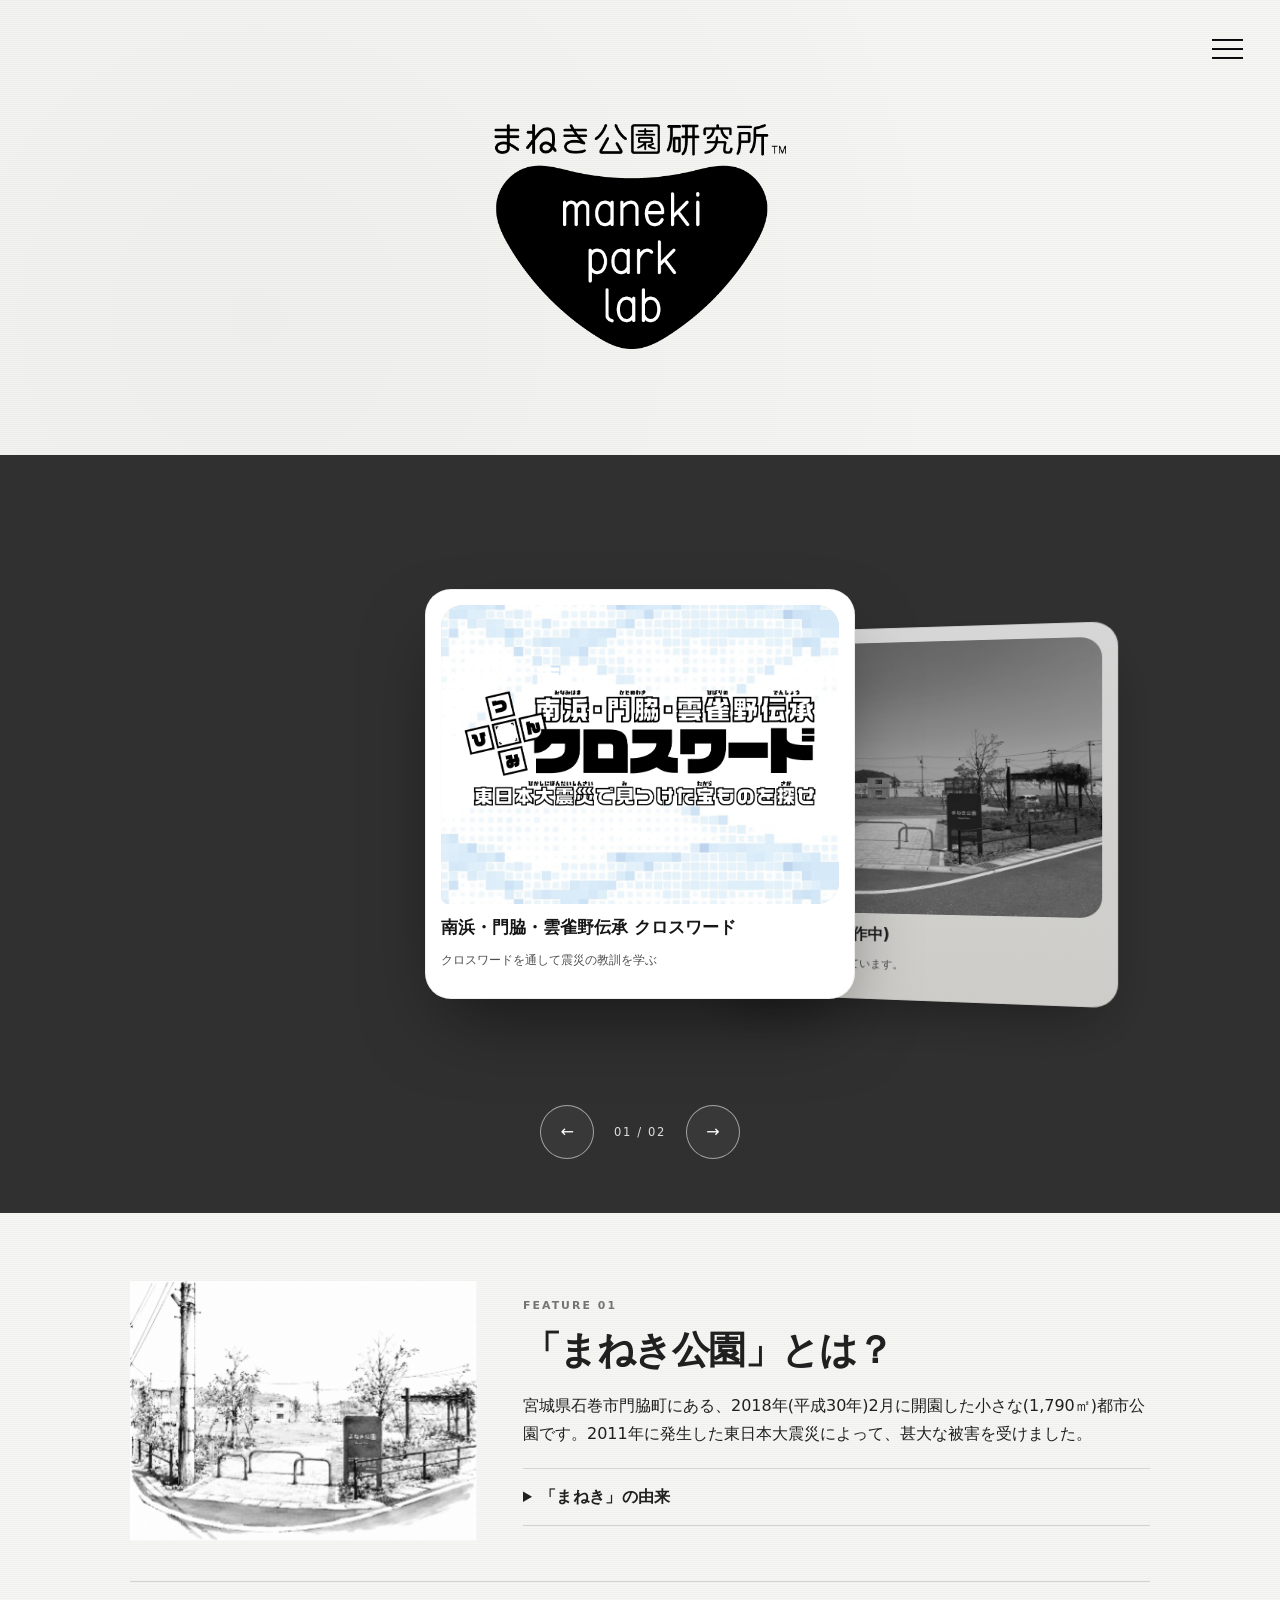
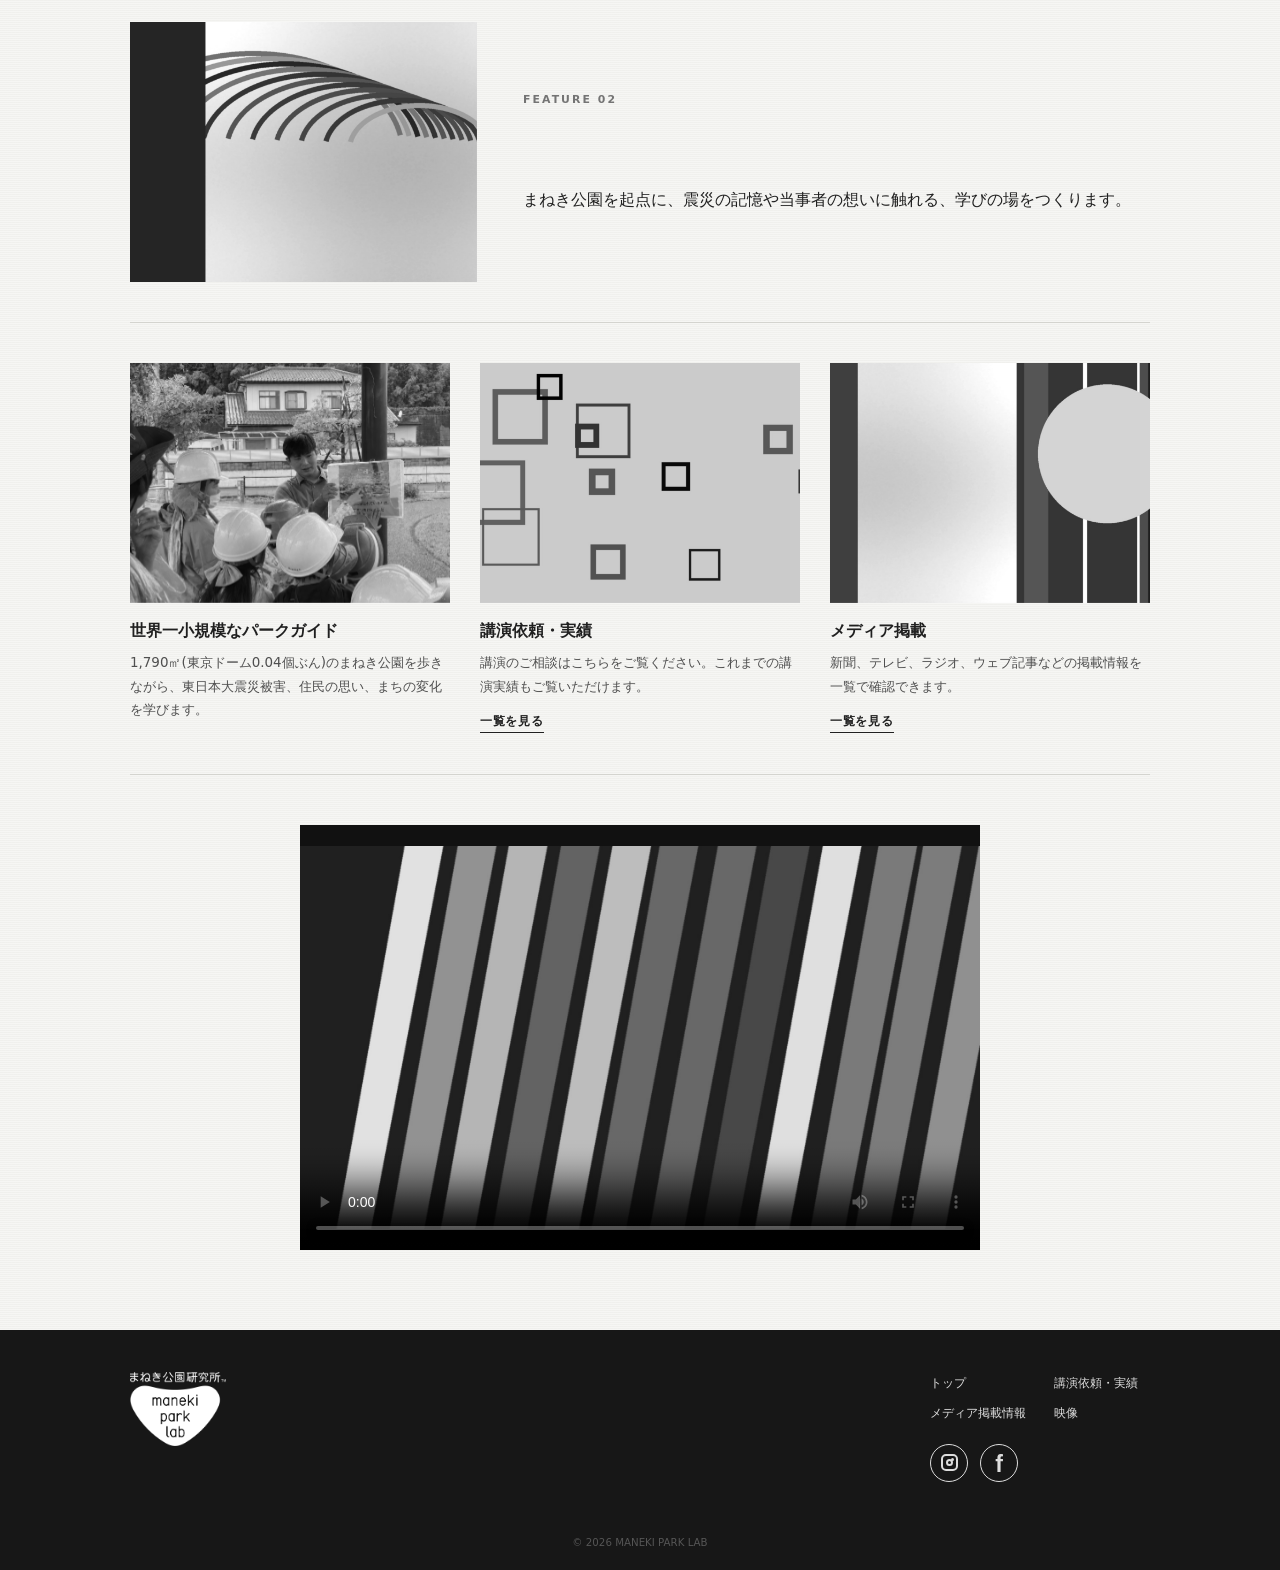
<file: index.html>
<!doctype html>
<html lang="ja">
<head>
  <meta charset="utf-8">
  <meta name="viewport" content="width=device-width,initial-scale=1">
  <meta name="google-site-verification" content="3QiS-XpyvxTJyGvCveB-n5yYSaxVuJwoflQ1qiwBbJc">
  <meta name="description" content="まねき公園研究所の公式ウェブサイト。千年後に伝えるための、仕組みと場所づくりを考える研究所です。">
  <meta name="theme-color" content="#f3f3f0">
  <meta property="og:type" content="website">
  <meta property="og:title" content="まねき公園研究所">
  <meta property="og:description" content="千年後に伝えるための、仕組みと場所づくりを考える研究所です。">
  <meta property="og:image" content="assets/og-image.jpg">
  <meta property="og:locale" content="ja_JP">
  <meta name="twitter:card" content="summary_large_image">
  <link rel="icon" href="assets/favicon.png" type="image/png">
  <title>まねき公園研究所</title>
  <link rel="stylesheet" href="styles.css?v=16">
</head>
<body>
  <a class="skip-link" href="#main">本文へ移動</a>

  <header class="hero" id="top">
    <button class="menu-toggle" id="menuToggle" type="button" aria-label="メニューを開く" aria-controls="siteMenu" aria-expanded="false">
      <span></span><span></span><span></span>
    </button>
    <div class="menu-scrim" id="menuScrim" hidden></div>
    <nav class="site-menu" id="siteMenu" aria-label="メインメニュー" aria-hidden="true">
      <p class="menu-label">CONTENTS</p>
      <a href="#top">トップ</a>
      <a href="lecture.html">講演依頼・実績</a>
      <a href="media.html">メディア掲載情報</a>
      <a href="#video">映像</a>
      <div class="menu-social" aria-label="ソーシャルメディア">
        <a class="social-link" href="https://www.instagram.com/_abejin/" target="_blank" rel="noopener noreferrer" aria-label="Instagram" title="Instagram"><span class="social-icon instagram-icon" aria-hidden="true"></span></a>
        <a class="social-link" href="https://www.facebook.com/a.jinpi" target="_blank" rel="noopener noreferrer" aria-label="Facebook" title="Facebook"><span class="social-icon facebook-icon" aria-hidden="true">f</span></a>
      </div>
    </nav>
    <h1 class="hero-logo"><img src="assets/maneki-park-lab-logo.webp" alt="まねき公園研究所" width="500" height="375"></h1>
  </header>

  <main id="main">
    <section class="content-orbit" aria-label="コンテンツ一覧">
      <div class="orbit-stage" data-card-wheel tabindex="0" aria-label="コンテンツカード">
        <article class="orbit-card is-active">
          <a class="orbit-card-panel" href="https://manekipark.github.io/xwp/" target="_blank" rel="noopener noreferrer">
            <img src="assets/card-crossword.png" alt="南浜・門脇・雲雀野伝承クロスワードのタイトル画像" width="1055" height="798">
            <h3>南浜・門脇・雲雀野伝承 クロスワード</h3>
            <p>クロスワードを通して震災の教訓を学ぶ</p>
          </a>
        </article>
        <article class="orbit-card">
          <div class="orbit-card-panel is-disabled" aria-disabled="true">
            <img src="assets/slide-maneki-park.jpg" alt="まねき公園の入口と園内の風景" width="1920" height="1440">
            <h3>ARコンテンツ(制作中)</h3>
            <p>公開に向けて準備を進めています。</p>
          </div>
        </article>
      </div>
      <div class="orbit-controls" aria-label="コンテンツカード操作">
        <button class="orbit-btn orbit-prev" type="button" aria-label="前のカード"><span aria-hidden="true">←</span></button>
        <span class="orbit-count" aria-live="polite">01 / 02</span>
        <button class="orbit-btn orbit-next" type="button" aria-label="次のカード"><span aria-hidden="true">→</span></button>
      </div>
    </section>

    <div class="content-shell">
      <section class="feature split" id="feature01">
        <figure class="media-frame portrait"><img src="assets/maneki-park-sketch.png" alt="まねき公園入口を描いたモノクロのスケッチ" loading="lazy" width="1448" height="1086"></figure>
        <div class="copy">
          <p class="eyebrow">FEATURE 01</p>
          <h2>「まねき公園」とは？</h2>
          <p>宮城県石巻市門脇町にある、2018年(平成30年)2月に開園した小さな(1,790㎡)都市公園です。2011年に発生した東日本大震災によって、甚大な被害を受けました。</p>
          <details class="feature-detail">
            <summary>「まねき」の由来</summary>
            <div>
              <p>石巻観光協会HPでは日和山公園について次のように紹介しています。</p>
              <blockquote>
                <p>全国には約80カ所の日和山があり、江戸時代千石船の出航の日和を見る場所や航路目標の重要な山だったと考えられています。</p>
                <p>石巻の日和山東南の中腹に「マネキ」（航路を指示する場所）という通称名があったことからも、江戸時代に栄えた船運と深い関わりがあると推測されます。</p>
                <p>この日和山は高さ56mの北上川河口に位置する洪積段丘の孤立丘で、武神を祭る牡鹿十座の一つ鹿嶋御児神社（窪木家・旧県社）がその頂上に建立され、元来は5月15日が祭礼の日となっています。社伝によれば、宝亀11年（780）12月陸奥鎮守副将軍・百王俊哲の奏上が鎮座の起源と伝えられ、中世には奥州総奉行葛西氏の城「石巻城」があったと考えられています。</p>
                <p>文禄2年（1593）政宗朝鮮出兵の際、水軍指揮の功績のあった阿部十郎兵衛土佐の奉納した軍配団扇が現在でも同社に残されています。元禄2年（1689）には松尾芭蕉と曽良が訪れ、石巻の繁栄ぶりに驚かされた様子が「奥の細道」からも読み取ることができます。</p>
                <p>江戸時代から桜の名所として知られ、小野寺鳳谷（1810-1866）による「仙臺石巻湊眺望之全圖」にも石巻の繁栄ぶりが、パノラマ風に描かれています。大正初期に公園整備され、桜の他つつじで彩られる憩の場として今日に至っています。吉田松陰・志賀直哉、井伏鱒二、廣津和郎、宇野浩二等も眺望を楽しみ、芭蕉、保原花好、石川啄木、宮澤賢治、斎藤茂吉、種田山頭火、釈迢空、新田次郎、山形敞一等、多数の文学碑や、川村孫兵衛、芭蕉曽良像等の像が建てられています。</p>
              </blockquote>
            </div>
          </details>
        </div>
      </section>

      <hr>

      <section class="feature split" id="feature02">
        <figure class="media-frame portrait"><img src="assets/image-08.jpg" alt="曲線と暗い面が組み合わさった抽象作品" loading="lazy" width="1600" height="900"></figure>
        <div class="copy">
          <p class="eyebrow">FEATURE 02</p>
          <h2>まねき公園で「東日本大震災」を学ぶ</h2>
          <p>まねき公園を起点に、震災の記憶や当事者の想いに触れる、学びの場をつくります。</p>
        </div>
      </section>

      <hr>

      <section class="card-grid three" id="gallery" aria-labelledby="galleryTitle">
        <h2 class="visually-hidden" id="galleryTitle">学びのトピック</h2>
        <article><figure class="media-frame"><img src="assets/slide-fieldwork.png" alt="子どもたちに地域の記録写真を示しながら説明するパークガイドの様子" loading="lazy" width="1448" height="1086"></figure><h3>世界一小規模なパークガイド</h3><p>1,790㎡(東京ドーム0.04個ぶん)のまねき公園を歩きながら、東日本大震災被害、住民の思い、まちの変化を学びます。</p></article>
        <article><a class="topic-link" href="lecture.html"><figure class="media-frame"><img src="assets/image-09.jpg" alt="四角形が重なるモノクローム作品" loading="lazy" width="1600" height="900"></figure><h3>講演依頼・実績</h3><p>講演のご相談はこちらをご覧ください。これまでの講演実績もご覧いただけます。</p><span>一覧を見る</span></a></article>
        <article><a class="topic-link" href="media.html"><figure class="media-frame"><img src="assets/image-11.jpg" alt="縦長の面が並ぶ抽象的なモノクローム作品" loading="lazy" width="1600" height="900"></figure><h3>メディア掲載</h3><p>新聞、テレビ、ラジオ、ウェブ記事などの掲載情報を一覧で確認できます。</p><span>一覧を見る</span></a></article>
      </section>

      <hr>

      <section class="video" id="video" aria-label="動画">
        <video class="embedded-video" controls preload="metadata" poster="assets/image-04.jpg">
          <source src="assets/sugoi-film.mp4" type="video/mp4">
          お使いのブラウザは動画再生に対応していません。
        </video>
      </section>

    </div>
  </main>

  <footer>
    <div class="footer-inner">
      <div class="footer-brand"><img src="assets/footer-logo.png" alt="まねき公園研究所" width="487" height="376"></div>
      <div class="footer-nav">
        <div class="footer-links"><a href="#top">トップ</a><a href="lecture.html">講演依頼・実績</a><a href="media.html">メディア掲載情報</a><a href="#video">映像</a></div>
        <div class="footer-social" aria-label="ソーシャルメディア">
          <a class="social-link" href="https://www.instagram.com/_abejin/" target="_blank" rel="noopener noreferrer" aria-label="Instagram" title="Instagram"><span class="social-icon instagram-icon" aria-hidden="true"></span></a>
          <a class="social-link" href="https://www.facebook.com/a.jinpi" target="_blank" rel="noopener noreferrer" aria-label="Facebook" title="Facebook"><span class="social-icon facebook-icon" aria-hidden="true">f</span></a>
        </div>
      </div>
    </div>
    <p class="copyright">© 2026 MANEKI PARK LAB</p>
  </footer>

  <script src="navigation.js?v=1"></script>
  <script src="script.js?v=6"></script>
  <script src="scroll-effects.js?v=1"></script>
</body>
</html>
</file>
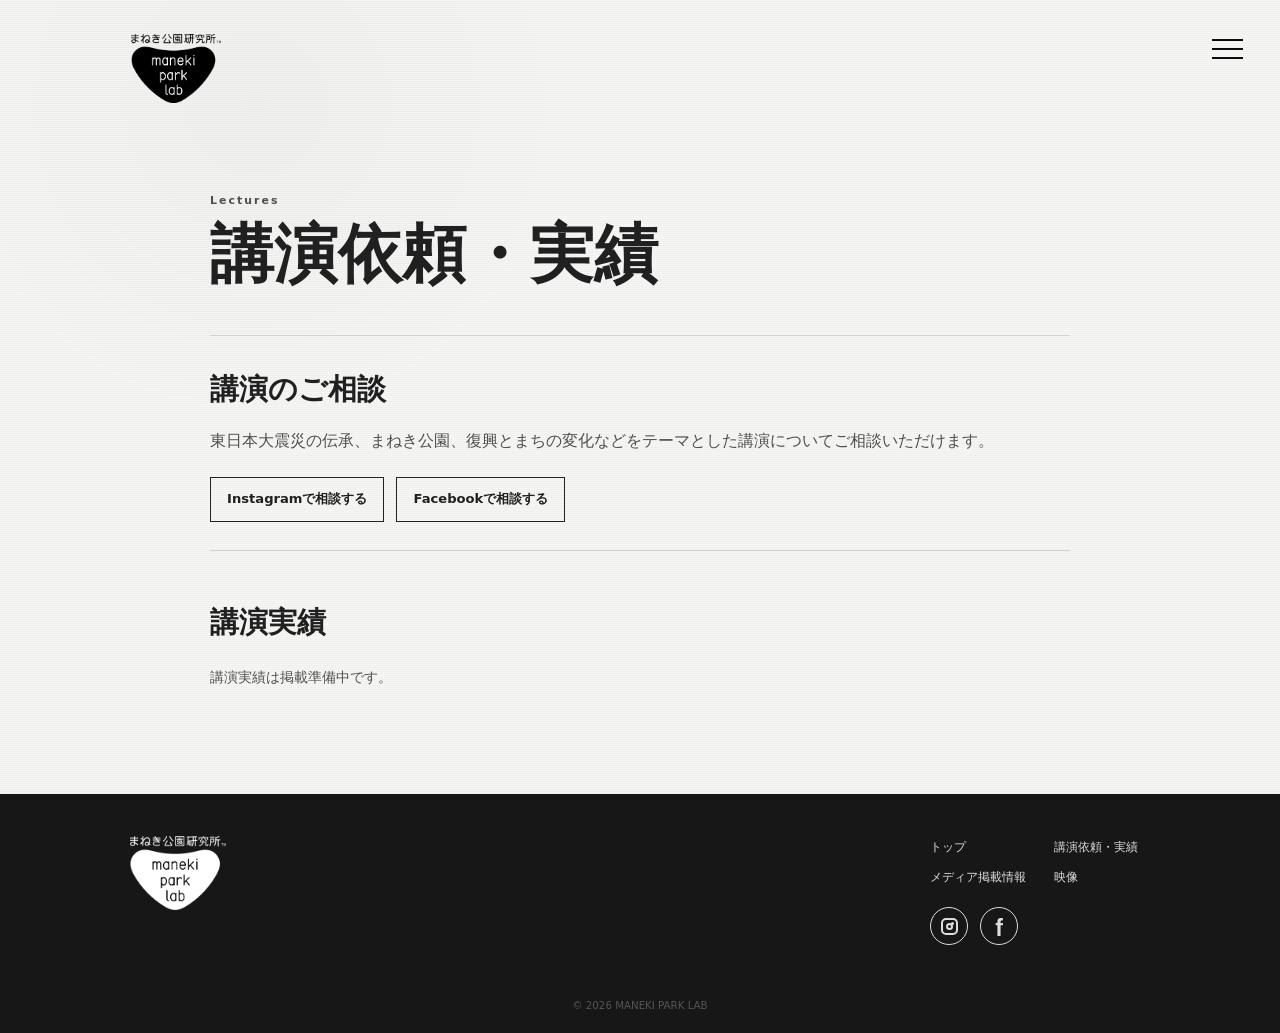
<file: lecture.html>
<!doctype html>
<html lang="ja">
<head>
  <meta charset="utf-8">
  <meta name="viewport" content="width=device-width,initial-scale=1">
  <meta name="description" content="まねき公園研究所への講演依頼と、これまでの講演実績。">
  <meta name="theme-color" content="#f3f3f0">
  <meta property="og:type" content="website">
  <meta property="og:title" content="講演依頼・実績 | まねき公園研究所">
  <meta property="og:description" content="まねき公園研究所への講演依頼と、これまでの講演実績。">
  <meta property="og:image" content="assets/og-image.jpg">
  <meta property="og:locale" content="ja_JP">
  <meta name="twitter:card" content="summary_large_image">
  <link rel="icon" href="assets/favicon.png" type="image/png">
  <title>講演依頼・実績 | まねき公園研究所</title>
  <link rel="stylesheet" href="styles.css?v=15">
</head>
<body>
  <a class="skip-link" href="#main">本文へ移動</a>

  <header class="sub-hero" id="top">
    <a class="sub-logo" href="index.html"><img src="assets/maneki-park-lab-logo.webp" alt="まねき公園研究所" width="500" height="375"></a>
    <button class="menu-toggle" id="menuToggle" type="button" aria-label="メニューを開く" aria-controls="siteMenu" aria-expanded="false">
      <span></span><span></span><span></span>
    </button>
    <div class="menu-scrim" id="menuScrim" hidden></div>
    <nav class="site-menu" id="siteMenu" aria-label="メインメニュー" aria-hidden="true">
      <p class="menu-label">CONTENTS</p>
      <a href="index.html">トップ</a>
      <a href="lecture.html">講演依頼・実績</a>
      <a href="media.html">メディア掲載情報</a>
      <a href="index.html#video">映像</a>
      <div class="menu-social" aria-label="ソーシャルメディア">
        <a class="social-link" href="https://www.instagram.com/_abejin/" target="_blank" rel="noopener noreferrer" aria-label="Instagram" title="Instagram"><span class="social-icon instagram-icon" aria-hidden="true"></span></a>
        <a class="social-link" href="https://www.facebook.com/a.jinpi" target="_blank" rel="noopener noreferrer" aria-label="Facebook" title="Facebook"><span class="social-icon facebook-icon" aria-hidden="true">f</span></a>
      </div>
    </nav>
  </header>

  <main id="main" class="content-shell page-shell">
    <section class="media-page lecture-page" aria-labelledby="lectureTitle">
      <p class="eyebrow">Lectures</p>
      <h1 id="lectureTitle">講演依頼・実績</h1>

      <section class="lecture-inquiry" aria-labelledby="inquiryTitle">
        <h2 id="inquiryTitle">講演のご相談</h2>
        <p>東日本大震災の伝承、まねき公園、復興とまちの変化などをテーマとした講演についてご相談いただけます。</p>
        <div class="lecture-contact-links">
          <a href="https://www.instagram.com/_abejin/" target="_blank" rel="noopener noreferrer">Instagramで相談する</a>
          <a href="https://www.facebook.com/a.jinpi" target="_blank" rel="noopener noreferrer">Facebookで相談する</a>
        </div>
      </section>

      <section class="lecture-history" aria-labelledby="historyTitle">
        <h2 id="historyTitle">講演実績</h2>
        <div class="media-list media-list-page">
          <p class="media-status">講演実績は掲載準備中です。</p>
        </div>
      </section>
    </section>
  </main>

  <footer>
    <div class="footer-inner">
      <div class="footer-brand"><img src="assets/footer-logo.png" alt="まねき公園研究所" width="487" height="376"></div>
      <div class="footer-nav">
        <div class="footer-links"><a href="index.html">トップ</a><a href="lecture.html">講演依頼・実績</a><a href="media.html">メディア掲載情報</a><a href="index.html#video">映像</a></div>
        <div class="footer-social" aria-label="ソーシャルメディア">
          <a class="social-link" href="https://www.instagram.com/_abejin/" target="_blank" rel="noopener noreferrer" aria-label="Instagram" title="Instagram"><span class="social-icon instagram-icon" aria-hidden="true"></span></a>
          <a class="social-link" href="https://www.facebook.com/a.jinpi" target="_blank" rel="noopener noreferrer" aria-label="Facebook" title="Facebook"><span class="social-icon facebook-icon" aria-hidden="true">f</span></a>
        </div>
      </div>
    </div>
    <p class="copyright">© 2026 MANEKI PARK LAB</p>
  </footer>

  <script src="navigation.js?v=1"></script>
</body>
</html>
</file>
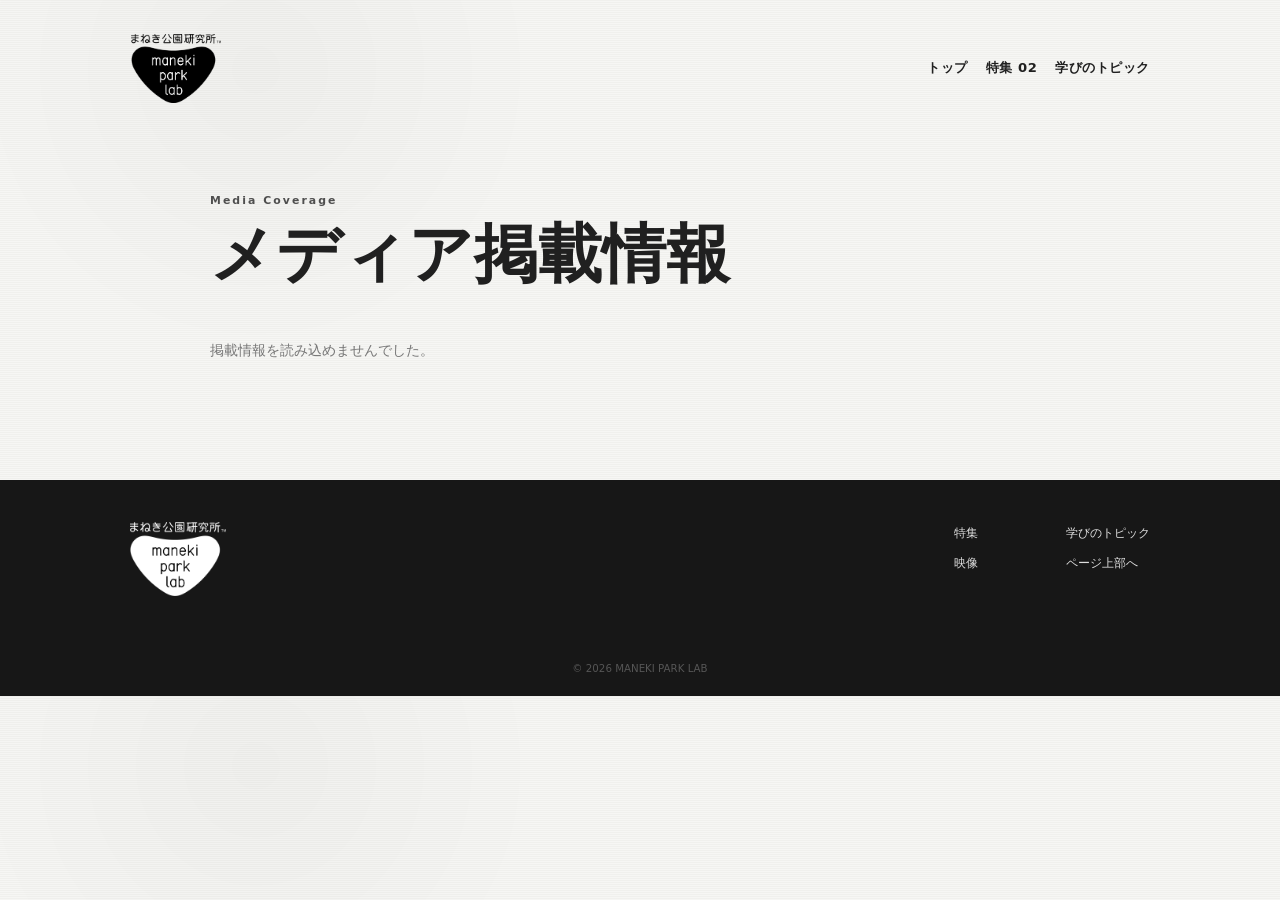
<file: media.html>
<!doctype html>
<html lang="ja">
<head>
  <meta charset="utf-8">
  <meta name="viewport" content="width=device-width,initial-scale=1">
  <meta name="description" content="まねき公園研究所のメディア掲載情報一覧。">
  <meta name="theme-color" content="#f3f3f0">
  <meta property="og:type" content="website">
  <meta property="og:title" content="メディア掲載情報 | まねき公園研究所">
  <meta property="og:description" content="まねき公園研究所のメディア掲載情報一覧。">
  <meta property="og:image" content="assets/og-image.jpg">
  <meta property="og:locale" content="ja_JP">
  <meta name="twitter:card" content="summary_large_image">
  <link rel="icon" href="assets/favicon.png" type="image/png">
  <title>メディア掲載情報 | まねき公園研究所</title>
  <link rel="stylesheet" href="styles.css?v=10">
</head>
<body>
  <a class="skip-link" href="#main">本文へ移動</a>

  <header class="sub-hero" id="top">
    <a class="sub-logo" href="index.html"><img src="assets/maneki-park-lab-logo.webp" alt="まねき公園研究所" width="500" height="375"></a>
    <nav class="sub-nav" aria-label="ページナビゲーション">
      <a href="index.html">トップ</a>
      <a href="index.html#feature02">特集 02</a>
      <a href="index.html#gallery">学びのトピック</a>
    </nav>
  </header>

  <main id="main" class="content-shell page-shell">
    <section class="media-page" aria-labelledby="mediaTitle">
      <p class="eyebrow">Media Coverage</p>
      <h1 id="mediaTitle">メディア掲載情報</h1>
      <div class="media-list media-list-page" id="mediaList" aria-live="polite">
        <p class="media-status">掲載情報を読み込んでいます。</p>
      </div>
    </section>
  </main>

  <footer>
    <div class="footer-inner">
      <div class="footer-brand"><img src="assets/footer-logo.png" alt="まねき公園研究所" width="487" height="376"></div>
      <div class="footer-links"><a href="index.html#feature01">特集</a><a href="index.html#gallery">学びのトピック</a><a href="index.html#video">映像</a><a href="#top">ページ上部へ</a></div>
    </div>
    <p class="copyright">© 2026 MANEKI PARK LAB</p>
  </footer>

  <script src="media.js?v=1"></script>
</body>
</html>
</file>
<file: styles.css>
[hidden]{display:none!important}
:root{--ink:#202020;--paper:#f3f3f0;--line:#d4d4cf;--muted:#777;--black:#171717;--max:1020px;--slide:clamp(300px,68vw,900px);--gap:24px}
*{box-sizing:border-box}html{scroll-behavior:smooth}body{margin:0;color:var(--ink);font-family:"Hiragino Kaku Gothic ProN","Yu Gothic",Meiryo,system-ui,sans-serif;background:radial-gradient(circle at 20% 10%,rgba(0,0,0,.025),transparent 24%),repeating-linear-gradient(0deg,rgba(255,255,255,.28) 0 1px,rgba(0,0,0,.01) 1px 2px),var(--paper);line-height:1.75}img{display:block;max-width:100%}button,a{font:inherit}.skip-link{position:fixed;left:16px;top:16px;z-index:100;padding:10px 14px;background:#fff;color:#111;transform:translateY(-160%)}.skip-link:focus{transform:none}.visually-hidden{position:absolute!important;width:1px;height:1px;padding:0;margin:-1px;overflow:hidden;clip:rect(0,0,0,0);white-space:nowrap;border:0}
.hero{min-height:455px;display:grid;place-content:center;text-align:center;position:relative;padding:72px 20px 54px}.hero h1{margin:0;line-height:.83;letter-spacing:-.065em}.hero h1 span{display:block;font-size:clamp(4.6rem,10vw,8.4rem);font-weight:900}.hero h1 strong{display:block;font-size:clamp(5rem,11vw,9.2rem);font-weight:900}.hero-logo{width:min(300px,62vw);aspect-ratio:4/3;margin-inline:auto!important;letter-spacing:0!important}.hero-logo img{width:100%;height:100%;object-fit:contain;filter:grayscale(1);box-shadow:none}.hero>p{margin:30px 0 0;font-size:.95rem;font-weight:700;letter-spacing:.08em}
.menu-toggle{position:absolute;top:24px;right:28px;z-index:41;width:50px;height:50px;border:1px solid transparent;background:transparent;cursor:pointer;display:grid;place-content:center;gap:7px}.menu-toggle:focus-visible{outline:2px solid #111;outline-offset:3px}.menu-toggle span{display:block;width:31px;height:2px;background:var(--ink);transition:transform .3s,opacity .3s}.menu-toggle.open span:nth-child(1){transform:translateY(9px) rotate(45deg)}.menu-toggle.open span:nth-child(2){opacity:0}.menu-toggle.open span:nth-child(3){transform:translateY(-9px) rotate(-45deg)}.menu-scrim{position:fixed;inset:0;z-index:38;background:rgba(0,0,0,.28);opacity:0;transition:opacity .25s}.menu-scrim.open{opacity:1}.site-menu{position:fixed;inset:0 0 0 auto;z-index:40;width:min(420px,88vw);padding:100px 54px 40px;background:#f8f8f5;box-shadow:-18px 0 50px rgba(0,0,0,.12);transform:translateX(105%);visibility:hidden;transition:transform .34s cubic-bezier(.22,.61,.36,1),visibility .34s}.site-menu.open{transform:none;visibility:visible}.site-menu a{display:block;padding:16px 0;border-bottom:1px solid var(--line);text-decoration:none;font-size:1.35rem;font-weight:800;letter-spacing:-.02em}.site-menu a:hover,.site-menu a:focus-visible{padding-left:10px}.menu-label{font-size:.68rem;letter-spacing:.18em;color:var(--muted);font-weight:700}.menu-note{position:absolute;bottom:26px;margin:0;color:var(--muted);font-size:.78rem}body.menu-open{overflow:hidden}
.slider{position:relative;padding:0 0 62px;background:#313131;overflow:hidden}.slider-viewport{overflow:hidden;padding:0 calc((100vw - var(--slide))/2)}.slider-viewport:focus-visible{outline:2px solid #fff;outline-offset:-4px}.slides{display:flex;gap:var(--gap);width:max-content;will-change:transform;transition:transform .72s cubic-bezier(.22,.61,.36,1)}.slide{position:relative;flex:0 0 var(--slide);height:clamp(330px,44vw,520px);display:grid;place-items:center;overflow:hidden;text-align:center;color:#fff;font-size:clamp(1.15rem,2.7vw,2.2rem);font-weight:300;letter-spacing:.08em;opacity:.4;transform:scale(.96);transition:opacity .5s,transform .5s}.slide.active{opacity:1;transform:scale(1)}.slide::after{content:"";position:absolute;inset:0;background:linear-gradient(90deg,rgba(0,0,0,.18),rgba(0,0,0,.37),rgba(0,0,0,.18))}.slide img{position:absolute;inset:0;width:100%;height:100%;object-fit:cover;filter:contrast(1.02);transform:scale(1.02);transition:transform 6s ease}.slide.active img{transform:scale(1.08)}.slide span{position:relative;z-index:1;padding:28px;text-shadow:0 2px 18px rgba(0,0,0,.45)}.slider-btn{position:absolute;top:calc(50% - 31px);width:58px;height:58px;border:1px solid rgba(255,255,255,.5);border-radius:50%;background:rgba(0,0,0,.15);color:#fff;cursor:pointer;z-index:3}.slider-btn.prev{left:20px}.slider-btn.next{right:20px}.slider-btn:hover,.slider-btn:focus-visible{background:#fff;color:#111}.slider-meta{position:absolute;left:50%;bottom:20px;z-index:3;display:flex;align-items:center;gap:22px;transform:translateX(-50%);color:#fff}.slide-number{font-size:.72rem;letter-spacing:.14em}.slider-dots{display:flex;gap:9px}.slider-dots button{width:28px;height:2px;padding:0;border:0;background:rgba(255,255,255,.32);cursor:pointer}.slider-dots button.active{background:#fff}.autoplay-toggle{position:absolute;right:24px;bottom:15px;border:0;background:transparent;color:#fff;font-size:.72rem;letter-spacing:.08em;cursor:pointer}.autoplay-toggle:hover,.autoplay-toggle:focus-visible{text-decoration:underline}
.content-orbit{margin:0;padding:34px 20px 54px;background:#303030;color:#fff;overflow:hidden}.orbit-stage{position:relative;width:min(100%,1180px);height:clamp(430px,48vw,610px);margin:0 auto;perspective:1200px;outline:none}.orbit-stage:focus-visible{outline:2px solid #fff;outline-offset:4px}.orbit-card{position:absolute;top:50%;left:50%;width:clamp(260px,34vw,430px);list-style:none;transform:translate(-50%,-50%) translateX(calc(var(--offset,0) * min(25vw,270px))) translateY(calc(var(--depth,0) * 20px)) rotateY(calc(var(--offset,0) * -13deg)) scale(calc(1 - (var(--depth,0) * .09)));opacity:calc(1 - (var(--depth,0) * .2));z-index:var(--layer,10);transition:transform .5s cubic-bezier(.22,.61,.36,1),opacity .5s}.orbit-card-panel{position:relative;display:grid;grid-template-columns:minmax(0,1fr) auto;grid-template-rows:auto auto 1fr;gap:12px;min-height:410px;padding:16px 16px 20px;border-radius:26px;background:linear-gradient(180deg,#fff 0%,#f5f3ee 100%);color:#171717;text-decoration:none;box-shadow:0 26px 60px -18px rgba(0,0,0,.48);overflow:hidden;container-type:inline-size;transition:transform .35s cubic-bezier(.22,.61,.36,1),opacity .35s,box-shadow .35s}.orbit-card-panel::after{content:"";position:absolute;inset:0;border:1px solid rgba(0,0,0,.07);border-radius:inherit;pointer-events:none}.orbit-card.is-active .orbit-card-panel{background:#fff;box-shadow:0 34px 78px -22px rgba(0,0,0,.55)}.orbit-card-panel.is-disabled{cursor:not-allowed;user-select:none}.orbit-card img{grid-column:1/-1;width:100%;aspect-ratio:4/3;height:auto;object-fit:cover;border-radius:22px 22px 22px 8px;background:#d8d8d3}.orbit-card-panel.is-disabled img{filter:grayscale(1)}.orbit-card h3{grid-column:1/2;margin:0;font-size:clamp(1.05rem,2.6cqw,1.35rem);line-height:1.32;letter-spacing:0}.orbit-card p{grid-column:1/-1;margin:0;font-size:clamp(.78rem,2cqw,.88rem);line-height:1.65;color:#4f4f4f}.orbit-card a.orbit-card-panel:focus-visible{transform:translateY(-5px);box-shadow:0 34px 82px -24px rgba(0,0,0,.58);outline:2px solid #fff;outline-offset:5px}@media(any-hover:hover){.orbit-card a.orbit-card-panel:hover{transform:translateY(-5px);box-shadow:0 34px 82px -24px rgba(0,0,0,.58)}}.orbit-controls{display:flex;align-items:center;justify-content:center;gap:20px;margin-top:6px}.orbit-btn{width:54px;height:54px;border:1px solid rgba(255,255,255,.54);border-radius:50%;background:rgba(255,255,255,.04);color:#fff;cursor:pointer}.orbit-btn:hover,.orbit-btn:focus-visible{background:#fff;color:#111}.orbit-count{font-size:.72rem;letter-spacing:.14em;color:#ddd}
.content-shell{width:min(calc(100% - 40px),var(--max));margin:0 auto;padding:34px 0 0}section{margin-block:34px}hr{border:0;border-top:1px solid var(--line);margin:40px 0}.split{display:grid;grid-template-columns:34% 1fr;gap:46px;align-items:center}.copy h2{margin:0 0 16px;font-size:clamp(1.7rem,3vw,2.45rem);line-height:1.35;letter-spacing:-.04em}.copy p{margin:0}.eyebrow{font-size:.68rem;letter-spacing:.19em;font-weight:700;margin:0 0 9px!important;color:#747474}.media-frame{margin:0;position:relative;overflow:hidden;background:#ddd}.media-frame img{width:100%;height:100%;object-fit:cover;filter:grayscale(1)}.media-frame.portrait{aspect-ratio:4/3}.two-columns,.card-grid{display:grid;gap:30px}.two-columns{grid-template-columns:1fr 1fr}.three{grid-template-columns:repeat(3,1fr)}.card-grid .media-frame{aspect-ratio:4/3}.card-grid h3,.text-columns h3{margin:14px 0 6px;font-size:1rem}.card-grid p,.text-columns p{margin:0;font-size:.84rem;color:#4f4f4f}.video{display:grid;place-items:center;padding:10px 0 46px}.embedded-video{display:block;width:min(680px,88%);aspect-ratio:16/10;background:#111}
footer{background:var(--black);color:#aaa}.footer-inner{width:min(calc(100% - 40px),var(--max));margin:0 auto;padding:42px 0;display:grid;grid-template-columns:1fr auto;gap:40px}.footer-brand img{width:96px;height:auto;filter:grayscale(1);margin-bottom:12px}.footer-brand strong{display:block;color:#fff;font-size:1.2rem}.footer-brand p{max-width:440px;margin:8px 0 0;font-size:.8rem}.footer-links{display:grid;grid-template-columns:1fr 1fr;gap:8px 28px;align-content:start}.footer-links a{color:#ddd;text-decoration:none;font-size:.78rem}.footer-links a:hover{text-decoration:underline}.copyright{margin:0;padding:10px 0 18px;text-align:center;font-size:.64rem;color:#555}
@media(max-width:760px){:root{--slide:82vw;--gap:14px}.hero{min-height:350px}.hero-logo{width:min(230px,72vw)}.hero>p{font-size:.78rem}.menu-toggle{top:16px;right:16px}.site-menu{padding:88px 30px 34px}.slide{height:320px}.slider-btn{width:46px;height:46px}.slider-btn.prev{left:8px}.slider-btn.next{right:8px}.autoplay-toggle{display:none}.slider-meta{gap:14px}.slider-dots button{width:18px}.split,.two-columns,.three{grid-template-columns:1fr}.split{gap:24px}.content-shell{width:min(calc(100% - 28px),var(--max))}.footer-inner{grid-template-columns:1fr}.footer-links{grid-template-columns:1fr 1fr}}
@media(max-width:760px){.content-orbit{padding:24px 0 36px}.orbit-stage{--mobile-card:min(84vw,360px);height:auto;display:flex;gap:16px;overflow-x:auto;scroll-snap-type:x mandatory;scroll-padding-inline:max(14px,calc((100% - var(--mobile-card))/2));padding:8px max(14px,calc((100% - var(--mobile-card))/2)) 26px;perspective:none;scrollbar-width:none}.orbit-stage::-webkit-scrollbar{display:none}.orbit-card{position:relative;top:auto;left:auto;flex:0 0 var(--mobile-card);width:auto;transform:none!important;opacity:1!important;z-index:auto!important;scroll-snap-align:center;scroll-snap-stop:always}.orbit-card .orbit-card-panel{transform:scale(.965);opacity:.78}.orbit-card.is-active .orbit-card-panel{transform:scale(1);opacity:1}.orbit-controls{margin-top:0}.orbit-count{min-width:58px;text-align:center}}
@media(prefers-reduced-motion:reduce){html{scroll-behavior:auto}.slides,.slide,.slide img,.orbit-card,.menu-toggle span,.site-menu,.menu-scrim{transition:none!important}.slide.active img{transform:none}}
.feature-detail{margin-top:20px;border-top:1px solid var(--line);border-bottom:1px solid var(--line);padding:14px 0}.feature-detail summary{cursor:pointer;font-weight:800;letter-spacing:.02em}.feature-detail summary:focus-visible{outline:2px solid #111;outline-offset:4px}.feature-detail div{margin-top:14px;color:#4f4f4f;font-size:.88rem}.feature-detail blockquote{margin:12px 0 0;padding-left:18px;border-left:2px solid var(--line)}.feature-detail p+p{margin-top:12px}
.media-list{display:grid;gap:14px;margin-top:18px}.media-status{color:#777;font-size:.88rem}.media-item{border-top:1px solid var(--line);padding-top:14px}.media-item time,.media-item .media-source{display:inline-block;margin:0 10px 4px 0;color:#777;font-size:.72rem;letter-spacing:.08em}.media-item h3{margin:0 0 6px;font-size:1.02rem;line-height:1.55}.media-item h3 a{color:inherit;text-decoration:none}.media-item h3 a:hover,.media-item h3 a:focus-visible{text-decoration:underline}.media-item p{margin:0;color:#4f4f4f;font-size:.84rem}
.topic-link{display:block;color:inherit;text-decoration:none}.topic-link .media-frame img{transition:transform .45s}.topic-link:hover .media-frame img,.topic-link:focus-visible .media-frame img{transform:scale(1.04)}.topic-link>span{display:inline-block;margin-top:12px;border-bottom:1px solid currentColor;font-size:.78rem;font-weight:800;letter-spacing:.06em}.topic-link:focus-visible{outline:2px solid #111;outline-offset:5px}
.sub-hero{width:min(calc(100% - 40px),var(--max));margin:0 auto;padding:34px 0 20px;display:flex;align-items:center;justify-content:space-between;gap:28px}.sub-logo{display:block;width:92px;aspect-ratio:4/3}.sub-logo img{width:100%;height:100%;object-fit:contain;filter:grayscale(1)}.sub-nav{display:flex;flex-wrap:wrap;justify-content:flex-end;gap:18px}.sub-nav a{color:inherit;text-decoration:none;font-size:.82rem;font-weight:800;letter-spacing:.04em}.sub-nav a:hover,.sub-nav a:focus-visible{text-decoration:underline}.page-shell{padding-bottom:70px}.media-page{max-width:860px;margin-inline:auto}.media-page h1{margin:0 0 16px;font-size:clamp(2rem,5vw,4.2rem);line-height:1.1;letter-spacing:0}.media-page>p{max-width:620px;margin:0;color:#4f4f4f}.media-list-page{margin-top:34px}.media-list-page .media-item{padding-top:18px}.media-list-page .media-item h3{font-size:clamp(1rem,2vw,1.35rem)}

.menu-toggle{position:fixed;mix-blend-mode:difference}.menu-toggle span{background:#fff}.menu-toggle:focus-visible{outline-color:#fff}.site-menu{display:flex;flex-direction:column}.site-menu>a{color:inherit}.menu-social,.footer-social{display:flex;align-items:center;gap:12px}.menu-social{margin-top:auto}.site-menu .social-link,.footer-social .social-link{display:grid;width:38px;height:38px;padding:0;border:1px solid currentColor;border-radius:50%;place-items:center;text-decoration:none}.site-menu .social-link{color:#333;font-size:1rem}.site-menu .social-link:hover,.site-menu .social-link:focus-visible{padding-left:0;background:#222;color:#fff}.social-icon{position:relative;display:block;color:currentColor}.instagram-icon{width:17px;height:17px;border:2px solid currentColor;border-radius:5px}.instagram-icon::before{content:"";position:absolute;inset:3px;border:2px solid currentColor;border-radius:50%}.instagram-icon::after{content:"";position:absolute;top:2px;right:2px;width:3px;height:3px;border-radius:50%;background:currentColor}.facebook-icon{font:700 23px/1 Arial,sans-serif;transform:translateY(2px)}.footer-nav{display:grid;gap:20px;align-content:start}.footer-social .social-link{color:#ddd}.footer-social .social-link:hover,.footer-social .social-link:focus-visible{background:#ddd;color:#171717}.lecture-page>section{margin-top:46px}.lecture-page h2{margin:0 0 12px;font-size:clamp(1.25rem,2.4vw,1.8rem);letter-spacing:0}.lecture-page section p{margin:0;color:#4f4f4f}.lecture-inquiry{padding:28px 0;border-top:1px solid var(--line);border-bottom:1px solid var(--line)}.lecture-contact-links{display:flex;flex-wrap:wrap;gap:12px;margin-top:22px}.lecture-contact-links a{display:inline-block;padding:10px 16px;border:1px solid #222;color:inherit;text-decoration:none;font-size:.82rem;font-weight:800}.lecture-contact-links a:hover,.lecture-contact-links a:focus-visible{background:#222;color:#fff}.lecture-history .media-list-page{margin-top:18px}

@media(max-width:760px){.menu-social{margin-top:28px}.footer-nav{width:100%}.lecture-contact-links{display:grid}.lecture-contact-links a{text-align:center}}
@media(max-width:760px){.sub-hero{width:min(calc(100% - 28px),var(--max));align-items:flex-start;flex-direction:column;padding-top:24px}.sub-logo{width:78px}.sub-nav{justify-content:flex-start;gap:12px 16px}.media-page h1{font-size:2.4rem}.media-list-page{margin-top:26px}}

.scroll-effects .scroll-reveal{opacity:0;transform:translateY(22px);transition:opacity .72s cubic-bezier(.22,.61,.36,1),transform .72s cubic-bezier(.22,.61,.36,1);transition-delay:var(--reveal-delay,0ms);will-change:opacity,transform}.scroll-effects .scroll-reveal.is-visible{opacity:1;transform:none}.scroll-effects .scroll-reveal-image img,.scroll-effects .scroll-reveal-image .media-frame img{transform:scale(1.035);transition:transform 1.1s cubic-bezier(.22,.61,.36,1);transition-delay:var(--reveal-delay,0ms);will-change:transform}.scroll-effects .scroll-reveal-image.is-visible img,.scroll-effects .scroll-reveal-image.is-visible .media-frame img{transform:scale(1)}.scroll-effects .scroll-reveal-image.is-visible .topic-link:hover .media-frame img,.scroll-effects .scroll-reveal-image.is-visible .topic-link:focus-visible .media-frame img{transform:scale(1.04)}.scroll-effects hr.scroll-rule{opacity:1;transform:scaleX(0);transform-origin:left center;transition:transform .8s cubic-bezier(.22,.61,.36,1);will-change:transform}.scroll-effects hr.scroll-rule.is-visible{transform:scaleX(1)}

@media(prefers-reduced-motion:reduce){.scroll-effects .scroll-reveal,.scroll-effects .scroll-reveal-image img,.scroll-effects .scroll-reveal-image .media-frame img,.scroll-effects hr.scroll-rule{opacity:1!important;transform:none!important;transition:none!important}}
</file>
